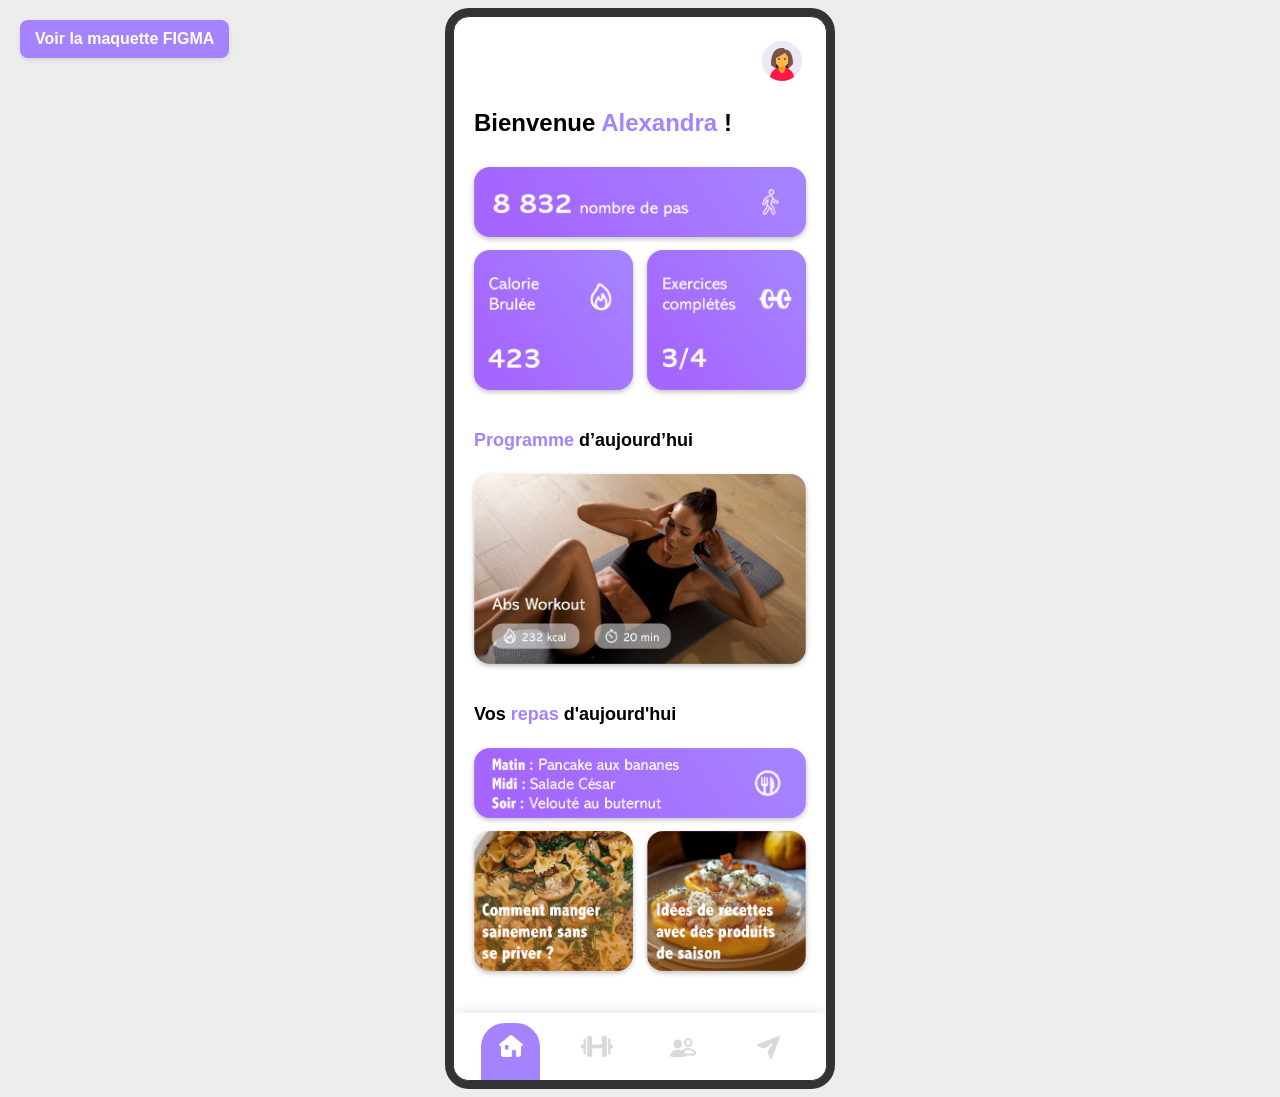
<file: index.html>
<!DOCTYPE html>
<html lang="fr">
<head>
    <meta charset="UTF-8">
    <meta name="viewport" content="width=device-width, initial-scale=1.0">
    <title>Home Page</title>
    <link rel="stylesheet" href="style.css">
</head>
<body>
    <div class="figma-link">
        <a href="https://www.figma.com/design/8se657MG3vyvSW5bxnu8Br/Untitled?node-id=0-1&t=G8aayQ9SdR4wS7it-1" target="_blank">Voir la maquette FIGMA</a>
    </div>
    <div class="parent">
        <div class="container">
        <div id="pad">
        <header id="header-home">
            <div class="profile-icon">
                <img src="image/icons8-avatar-48 (1).png" alt="Profile Icon">
            </div>
        </header>     

        <h1>Bienvenue <span class="highlight">Alexandra</span> !</h1>

        <div class="statata">
        </div>
        <section class="stats">
            <div class="stat-box">
            </div>
            <div class="stat-box2">
            </div>
        </section>

        <section class="program">
            <h2><span class="highlight">Programme</span> d’aujourd’hui</h2>
                <div class="sport">
                    <div class="exercise">
                    </div>
                </div>
        </section>

        <h2>Vos <span class="highlight">repas</span> d'aujourd'hui</h2>
            <div class="meal-box2"></div>
        <section class="meal">
            <div class="meal-box3"></div>
            <div class="meal-box"></div>
        </section>
        </div>

        <nav class="bottom-nav">
            <div class="nav-item-home-active">
                <img src="image/icons8-home-48 (2).png" alt="Home">
            </div>
            <div class="nav-item">
                <img src="image/icons8-dumbbell-26.png" alt="Workout">
            </div>
            <div class="nav-item">
                <a href="recherche.html"> <img src="image/icons8-group-48.png" alt="Friends"> </a>
            </div>
            <div class="nav-item">
                <img src="image/icons8-send-48 (1).png" alt="Message">
            </div>
        </nav>
    
        </div>
    </div>

</body>
</html>
</file>
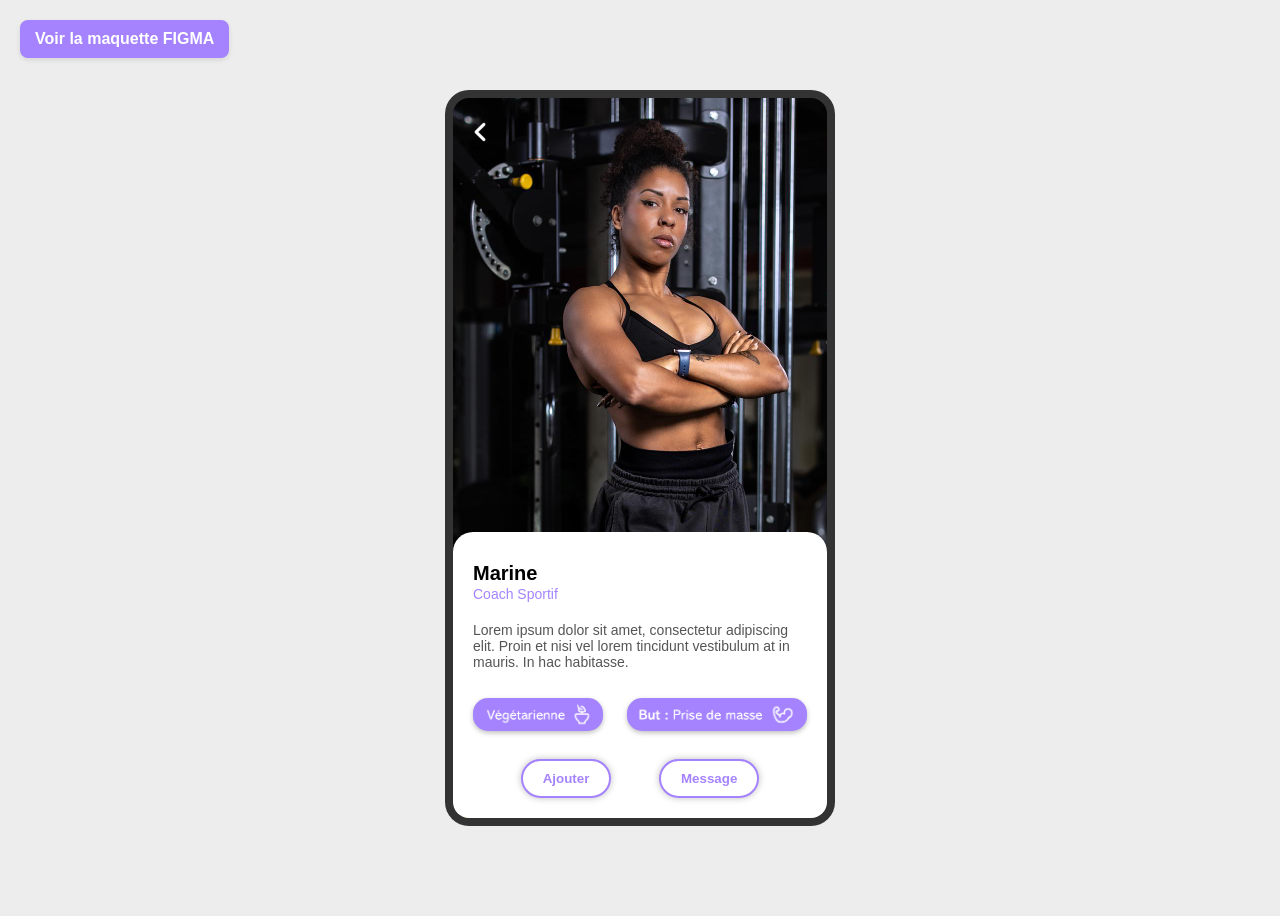
<file: profil-amis.html>
<!DOCTYPE html>
<html lang="fr">
<head>
    <meta charset="UTF-8">
    <meta name="viewport" content="width=device-width, initial-scale=1.0">
    <title>Profil Utilisateur</title>
    <link rel="stylesheet" href="style.css">
</head>
<body id="body-ami">
    
    <div class="figma-link">
        <a href="https://www.figma.com/design/8se657MG3vyvSW5bxnu8Br/Untitled?node-id=0-1&t=G8aayQ9SdR4wS7it-1" target="_blank">Voir la maquette FIGMA</a>
    </div>

    <div class="parent">
        <div class="container-ami">

    <div class="header">
        <div class="back-arrow">
            <a href="recherche.html"> <img src="image/icons8-back-48.png" alt="Retour"/> </a>
        </div>
    </div>

    <div class="profile-card">
        <h2>Marine</h2>
        <p id="couleur">Coach Sportif</p>
        <p>Lorem ipsum dolor sit amet, consectetur adipiscing elit. Proin et nisi vel lorem tincidunt vestibulum at in mauris. In hac habitasse.</p>

        <div class="profile-buttons">
            <button id="profile-btn"></button>
            <button id="profile-btn2"></button>
        </div>

        <div class="action-buttons">
            <button class="action-btn">Ajouter</button>
            <button class="action-btn">Message</button>
        </div>
    </div>
        </div>
    </div>

</body>
</html>
</file>
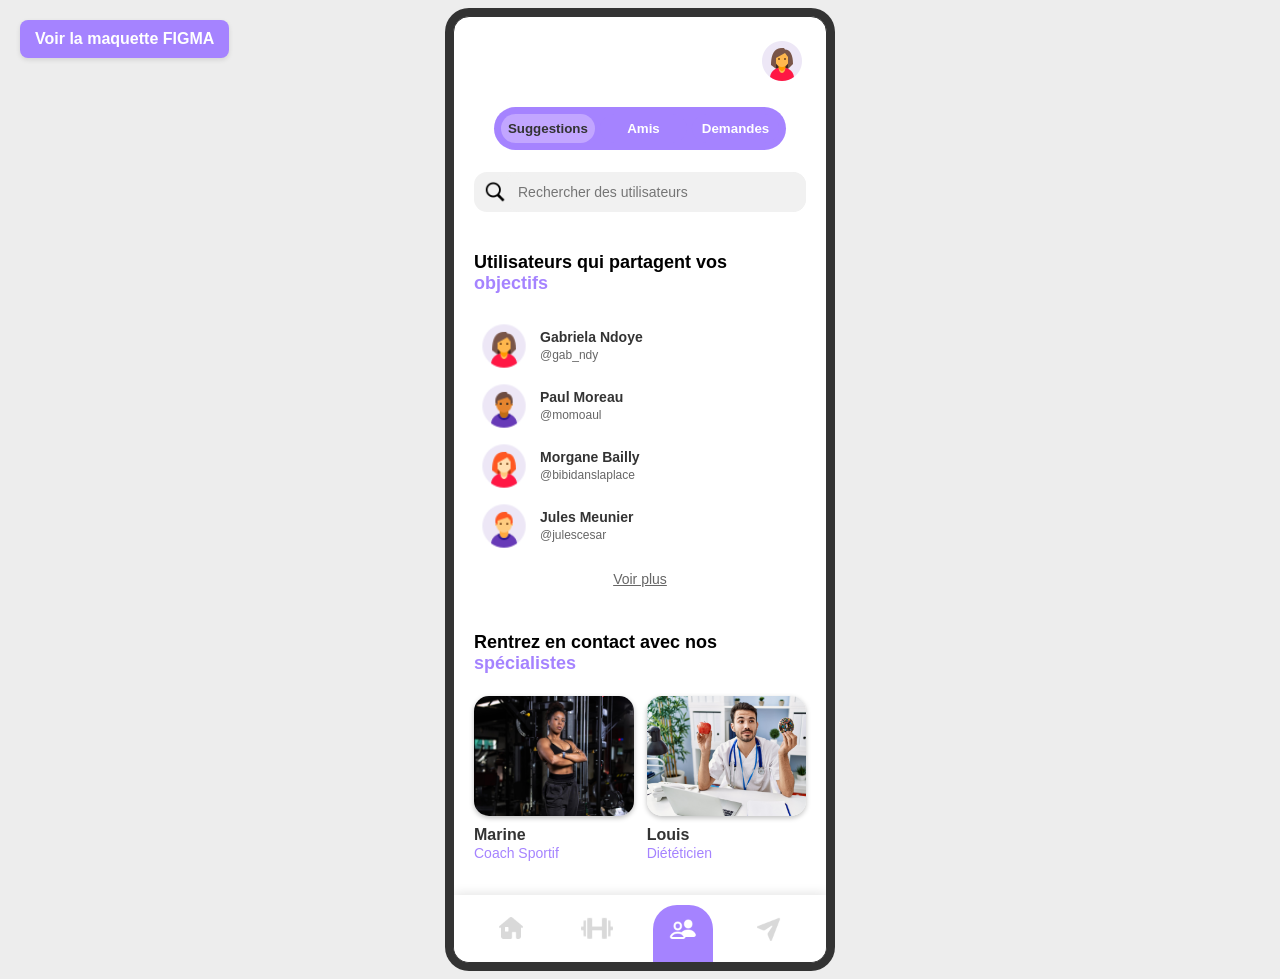
<file: recherche.html>
<!DOCTYPE html>
<html lang="fr">
<head>
    <meta charset="UTF-8">
    <meta name="viewport" content="width=device-width, initial-scale=1.0">
    <title>Interface Utilisateur</title>
    <link rel="stylesheet" href="style.css">
</head>
<body>
    
    <div class="figma-link">
        <a href="https://www.figma.com/design/8se657MG3vyvSW5bxnu8Br/Untitled?node-id=0-1&t=G8aayQ9SdR4wS7it-1" target="_blank">Voir la maquette FIGMA</a>
    </div>

    <div class="parent">
        <div class="container">

        <div id="padd">
            <div id="header-re">       
                <div class="avatar">
                    <img src="image/icons8-avatar-48 (1).png" alt="Avatar" />
                </div>
            </div>
    
            <!-- Onglets de navigation -->
            <div class="tabs">
                <button class="tab active">Suggestions</button>
                <button class="tab">Amis</button>
                <button class="tab">Demandes</button>
            </div>
            
            <!-- Barre de recherche -->
            <div class="search-bar">
                <img src="image/icons8-search-50 (1).png" alt="loupe">
                <input type="text" placeholder="Rechercher des utilisateurs">
            </div>
            
            <!-- Liste des utilisateurs -->
            <div class="users-section">
                <h2>Utilisateurs qui partagent vos <span class="highlight">objectifs</span></h2>
                <div class="user-list">
                    <div class="user">
                        <img src="image/icons8-avatar-48 (1).png" alt="Avatar" class="avatar1">
                        <div class="user-info">
                            <p>Gabriela Ndoye</p>
                            <span>@gab_ndy</span>
                        </div>
                    </div>
                    <div class="user">
                        <img src="image/icons8-avatar-48 (3).png" alt="Avatar" class="avatar1">
                        <div class="user-info">
                            <p>Paul Moreau</p>
                            <span>@momoaul</span>
                        </div>
                    </div>
                    <div class="user">
                        <img src="image/icons8-avatar-48.png" alt="Avatar" class="avatar1">
                        <div class="user-info">
                            <p>Morgane Bailly</p>
                            <span>@bibidanslaplace</span>
                        </div>
                    </div>
                    <div class="user">
                        <img src="image/icons8-avatar-48 (4).png" alt="Avatar" class="avatar1">
                        <div class="user-info">
                            <p>Jules Meunier</p>
                            <span>@julescesar</span>
                        </div>
                    </div>
                </div>
                <a href="#" class="see-more">Voir plus</a>
            </div>
            
             <!-- Section des coachs/spécialistes -->
             <div class="coaches-section">
                <h2>Rentrez en contact avec nos <span class="highlight">spécialistes</span></h2>
                <div class="coaches-container">
                    <a href="profil-amis.html">
                        <div id="coach1" class="coaches-list"></div>
                    </a>
                    
                    <div id="coach2" class="coaches-list">
                        
                    </div>
                </div>

                <div id="description">
                    <div style="width: 52%;">
                        <p class="nom">Marine</p>
                        <p class="speciality">Coach Sportif</p>
                    </div>
                    <div>
                        <p class="nom">Louis</p>
                        <p class="speciality">Diététicien</p>
                    </div>
                </div>
                
    
            </div>
        </div>

        <nav class="bottom-nav">
            <div class="nav-item">
                <a href="index.html"> <img src="image/icons8-home-48.png" alt="Home"> </a>
            </div>
            <div class="nav-item">
                <img src="image/icons8-dumbbell-26.png" alt="Workout">
            </div>
            <div class="nav-item-home-active">
                <img src="image/icons8-group-48 (1).png" alt="Friends">
            </div>
            <div class="nav-item">
                <img src="image/icons8-send-48 (1).png" alt="Message">
            </div>
        </nav>

        </div>
    </div>
</body>
</html>
</file>
<file: style.css>
* {
    box-sizing: border-box;
    font-family: 'Arial', sans-serif;
}

body {
    background-color: #ededed;
    color: #333;
    display: flex;
    justify-content: center;
    align-items: center;
}

.figma-link {
    position: absolute;
    top: 20px; 
    left: 20px;
}

.figma-link a {
    color: #FFF;
    font-weight: bold;
    text-decoration: none;
    background-color: #A583FF;
    padding: 10px 15px;
    border-radius: 8px;
    box-shadow: 0 2px 5px rgba(0, 0, 0, 0.1);
    transition: transform 0.3s;
    display: inline-block;
}

.figma-link a:hover {
    transform: translateY(-2px);
    text-decoration: none;
    color: #A583FF;
    background-color: #FFF;
}

.parent{
    background-color: #333;
    padding: 8px;
    width: 390px;
    border-radius: 24px;
}

.container {
    background-color: #fff;
    border: 1px solid #333;
    border-radius: 16px;
    overflow: hidden;
}

#header-re {
    display: flex;
    flex-direction: row-reverse;
    margin-bottom: 18px;
    background-color: #fff;
}

.back-arrow img {
    width: 28px;
    height: 28px;
    cursor: pointer;
}

#padd{
    padding: 20px;
}

/* Onglets */
.tabs {
    display: flex;
    justify-content: space-between;
    margin: 0 auto;  /* Pour centrer horizontalement */
    margin-bottom: 22px;
    background-color: #A583FF;
    border-radius: 26px;
    padding: 7px;
    width: 88%;  /* Largeur définie pour être plus petite que 100% */
}

.tab {
    flex: 1;
    text-align: center;
    padding: 10px;
    background-color: #A583FF;
    border: none;
    cursor: pointer;
    color: white;
    font-weight: bold;
    border-radius: 20px; /* Coins arrondis */
    margin-right: 5px; /* Espacement entre les onglets */
    padding: 7px;
}

.tab:last-child {
    margin-right: 0; /* Pas de marge après le dernier onglet */
}

.tab.active {
    background-color: #c2a6ff;
    color: #333;
}

.avatar img {
    width: 48px;
    height: 48px;
    border-radius: 50%;
    object-fit: cover;
    cursor: pointer;
}

/* Barre de recherche */
.search-bar {
    display: flex;
    justify-content: center;
    align-items: center;
    margin-bottom: 32px;
    border-radius: 13px;
    font-size: 14px;
    outline: none;
    transition: border 0.3s;
    background-color: #F1F1F1;
}

.search-bar img{
    width: 22px;
    height: 22px;
    margin-left: 10px;
}

.search-bar input {
    width: 100%;
    padding: 12px;
    border: none;
    font-size: 14px;
    outline: none;
    background-color: #F1F1F1;
    border-radius: 13px;
}

/* Liste des utilisateurs */
.user :hover{
    cursor: pointer;
}

.users-section {
    margin-bottom: 30px;
}

.users-section h2 {
    margin-bottom: 22px;
    font-size: 18px;
}

.highlight {
    color: #A583FF;
}

.user-list {
    display: flex;
    flex-direction: column;
}

.user {
    display: flex;
    align-items: center;
    padding: 4px;
    transition: background-color 0.3s;
    border-radius: 13px;
}

.user:hover {
    background-color: #f1f1f1;
}

.avatar1 {
    width: 52px;
    height: 52px;
    border-radius: 50%; /* Avatar circulaire */
    margin-right: 10px;
}

.user-info p {
    font-size: 14px;
    font-weight: bold;
    margin: 0;
}

.user-info span {
    font-size: 12px;
    color: #666;
}

.see-more {
    text-align: right;
    display: block;
    color: #666;
    text-decoration: none;
    font-size: 14px;
    border-radius: 5px; /* Coins arrondis pour le lien */
    padding: 5px 0;
    margin-top: 10px;
    text-decoration: underline;
    text-align: center;
}

/* Section coachs/spécialistes */
.coaches-section h2 {
    margin-bottom: 22px;
    font-size: 18px;
}

.coaches-container {
    display: flex; /* Les éléments enfants sont alignés sur une seule ligne */
    justify-content: space-between; /* Ajoute de l'espace entre les éléments */
    gap: 10px; /* Optionnel : espace entre les cartes */
    margin-top: 20px;
}

#coach1, #coach2 {
    position: relative;
    width: 48%; /* Ajusté pour mieux s'adapter avec les border-radius */
    height: 120px;
    padding: 15px;
    border-radius: 15px; /* Coins arrondis pour les cartes des coachs */
    box-shadow: 0 2px 5px rgba(0, 0, 0, 0.25);
    transition: transform 0.3s, box-shadow 0.3s;
    background-size: cover; /* L'image couvre toute la div */
    background-repeat: no-repeat;
}

#coach1 {
    background-image: url('image/coach.jpg');
    width: 532%;
}

#coach2 {
    background-image: url('image/nutri.jpg');
    cursor: pointer;
}

#coach1:hover, #coach2:hover {
    transform: translateY(-5px);
    box-shadow: 0 4px 10px rgba(0, 0, 0, 0.25);
}

#description{
    display: flex;
}

#description div{
    margin-top: 5px;
}

.nom {
    font-size: 16px;
    font-weight: bold;
    margin-top: 5px;
    margin-bottom: 0;
}

.speciality {
    font-size: 14px;
    color: #A583FF;
    margin-top: 1px;
}

.bottom-nav {
    display: flex;
    justify-content: space-evenly;
    align-items: center;
    background-color: #fff;
    padding-top: 10px;
    width: 100%;
    box-shadow: 0 -2px 10px rgba(0, 0, 0, 0.1);
  }

.nav-item :hover{
    cursor: pointer;
}
  
.nav-item-home-active{
    background-color: #A583FF;
    border-top-right-radius: 24px;
    border-top-left-radius: 24px;
    padding-top: 8px;
    padding-bottom: 13px;
    width: 16%;
    text-align: center;
}
  
.nav-item-home-active img {
    width: 32px;
    height: 32px;
}
  
.nav-item {
    padding-top: 8px;
    padding-bottom: 13px;
    width: 16%;
    text-align: center;
}
  
.nav-item img {
    width: 32px;
    height: 32px;
}







.parent{
    background-color: #333;
    padding: 8px;
    width: 390px;
    border-radius: 24px;
}

#pad{
    padding-left: 20px;
    padding-right: 20px;
    padding-bottom: 20px;
}

#header-home {
    margin-top: 20px;
    display: flex;
    justify-content: space-between;
    flex-direction: row-reverse;
    align-items: center;
    margin-bottom: 20px;
}

h1 {
    font-size: 24px;
    color: #000;
}

.highlight {
    color: #A583FF;
}

.profile-icon img {
    width: 48px;
    height: 48px;
    border-radius: 50%;
    cursor: pointer;
}

.statata{
    width: 100%;
    height: 70px;
    background-color: #fff;
    border-radius: 16px;
    box-shadow: 0 2px 5px rgba(0, 0, 0, 0.25);
    margin-bottom: 13px;
    margin-top: 30px;
    background-image: url(image/calorie-03.png);
    background-size: cover;
    background-repeat: no-repeat;
    cursor: pointer;
    transition: transform 0.3s, box-shadow 0.3s;
}

.statata:hover{
    transform: translateY(-5px);
    box-shadow: 0 4px 10px rgba(0, 0, 0, 0.25);
}

.stats {
    display: flex;
    justify-content: space-between;
    margin-bottom: 20px;
}

.stat-box {
    width: 48%;
    height: 140px;
    background-color: #fff;
    border-radius: 16px;
    box-shadow: 0 2px 5px rgba(0, 0, 0, 0.25);
    background-image: url(image/calorie_Plan\ de\ travail\ 1.png);
    background-size: cover;
    background-repeat: no-repeat;
    cursor: pointer;
    transition: transform 0.3s, box-shadow 0.3s;
}

.stat-box2 {
    width: 48%;
    height: 140px;
    background-color: #fff;
    border-radius: 16px;
    box-shadow: 0 2px 5px rgba(0, 0, 0, 0.25);
    background-image: url(image/calorie-02.png);
    background-size: cover;
    background-repeat: no-repeat;
    cursor: pointer;
    transition: transform 0.3s, box-shadow 0.3s;
}

.stat-box:hover{
    transform: translateY(-5px);
    box-shadow: 0 4px 10px rgba(0, 0, 0, 0.25);
}

.stat-box2:hover{
    transform: translateY(-5px);
    box-shadow: 0 4px 10px rgba(0, 0, 0, 0.25);
}

.program, .meal {
    margin-bottom: 12px;
}

h2 {
    font-size: 18px;
    margin-top: 40px;
    margin-bottom: 23px;
    color: #000;
}

.exercise {
    height: 190px;
    background-color: #fff;
    border-radius: 16px;
    box-shadow: 0 2px 5px rgba(0, 0, 0, 0.25);
    background-image: url(image/abs.png);
    background-size: cover;
    background-repeat: no-repeat;
    cursor: pointer;
    transition: transform 0.3s, box-shadow 0.3s;
}

.exercise:hover{
    transform: translateY(-5px);
    box-shadow: 0 4px 10px rgba(0, 0, 0, 0.25);
}

.meal-box, .meal-box3 {
    width: 48%;
    height: 140px;
    background-color: #fff;
    border-radius: 16px;
    margin-bottom: 10px;
    box-shadow: 0 2px 5px rgba(0, 0, 0, 0.25);
    cursor: pointer;
    transition: transform 0.3s, box-shadow 0.3s;
}

.meal-box:hover{
    transform: translateY(-5px);
    box-shadow: 0 4px 10px rgba(0, 0, 0, 0.25);
}

.meal-box3:hover{
    transform: translateY(-5px);
    box-shadow: 0 4px 10px rgba(0, 0, 0, 0.25);
}

.meal-box {
    background-image: url(image/buter.png);
    background-size: cover;
    background-repeat: no-repeat;
}

.meal-box3 {
    background-image: url(image/sain.png);
    background-size: cover;
    background-repeat: no-repeat;
}


.meal-box2 {
    width: 100%;
    height: 70px;
    background-color: #fff;
    border-radius: 16px;
    box-shadow: 0 2px 5px rgba(0, 0, 0, 0.25);
    margin-bottom: 13px;
    background-image: url(image/manger.png);
    background-size: cover;
    background-repeat: no-repeat;
    cursor: pointer;
    transition: transform 0.3s, box-shadow 0.3s;
}

.meal-box2:hover{
    transform: translateY(-5px);
    box-shadow: 0 4px 10px rgba(0, 0, 0, 0.25);
}

.meal {
    display: flex;
    justify-content: space-between;
}








  #body-ami {
    background-color: #ededed;
    font-family: 'Arial', sans-serif;
    display: flex;
    justify-content: center;
    align-items: center;
    height: 100vh;
    color: #333;
  }
  
  .back-arrow img {
    width: 28px;
    height: 28px;
    cursor: pointer;
    margin-left: 13px;
  }
  
  .parent{
    padding: 8px;
    background-color:#333;
    width: 390px;
    border-radius: 24px;
  }
  
  .container-ami {
    position: relative;
    padding-top: 20px;
    height: 720px;
    margin: 0 auto;
    border-radius: 16px;
    overflow: hidden;
    background-image: url('image/coach.jpg');
    background-size: cover; /* L'image couvre toute la div */
    background-position: center; /* Centre l'image */
    background-repeat: no-repeat;
  }
  
  .profile-card {
    position: absolute; /* Change from static to absolute */
    bottom: 0; /* Align the card to the bottom */
    width: 100%; /* Ensure the card takes up the full width */
    padding: 20px;
    padding-top: 30px;
    background-color: #fff;
    border-top-left-radius: 20px;
    border-top-right-radius: 20px;
    box-shadow: 0px -10px 20px rgba(0, 0, 0, 0.1);
  }
  
  .profile-card h2 {
    font-size: 20px;
    margin-bottom: 1px;
    margin-top: 0px;
    font-weight: bold;
  }
  
  .profile-card p {
    font-size: 14px;
    color: #555;
    margin-bottom: 28px;
  }
  
#couleur{
    color: #A583FF;
    margin-bottom: 20px;
    margin-top: 1px;
}
  
  .profile-buttons {
    display: flex;
    justify-content: space-between;
    margin-bottom: 28px;
  }
  
  #profile-btn {
    width: 130px;
    height: 33px;
    background-color: #A583FF;
    border: none;
    border-radius: 15px;
    box-shadow: 0 2px 5px rgba(0, 0, 0, 0.25);
    background-image: url(image/ali.png);
    background-size: cover;
    background-repeat: no-repeat;
    transition: transform 0.3s, box-shadow 0.3s;
  }
  
  #profile-btn:hover{
      transform: translateY(-5px);
      box-shadow: 0 4px 10px rgba(0, 0, 0, 0.25);
  }
  
  #profile-btn2 {
    width:  180px;
    height: 33px;
    background-color: #A583FF;
    border: none;
    border-radius: 15px;
    box-shadow: 0 2px 5px rgba(0, 0, 0, 0.25);
    background-image: url(image/masse.png);
    background-size: cover;
    background-repeat: no-repeat;
    transition: transform 0.3s, box-shadow 0.3s;
  }
  
  #profile-btn2:hover{
      transform: translateY(-5px);
      box-shadow: 0 4px 10px rgba(0, 0, 0, 0.25);
  }
  
  .action-buttons {
    display: flex;
    justify-content: space-evenly;
  }
  
  .action-btn {
    background-color: #fff;
    border: none;
    font-weight: bold;
    padding: 10px 20px;
    border-radius: 25px;
    box-shadow: 0px 0px 7px rgba(0, 0, 0, 0.25);
    cursor: pointer;
    border: 2.5px solid #A583FF;
    color: #A583FF;
  }
  
  .action-btn:hover {
    background-color: #A583FF;
    color: white;
    border: 2.5px solid #A583FF;
  }
</file>
